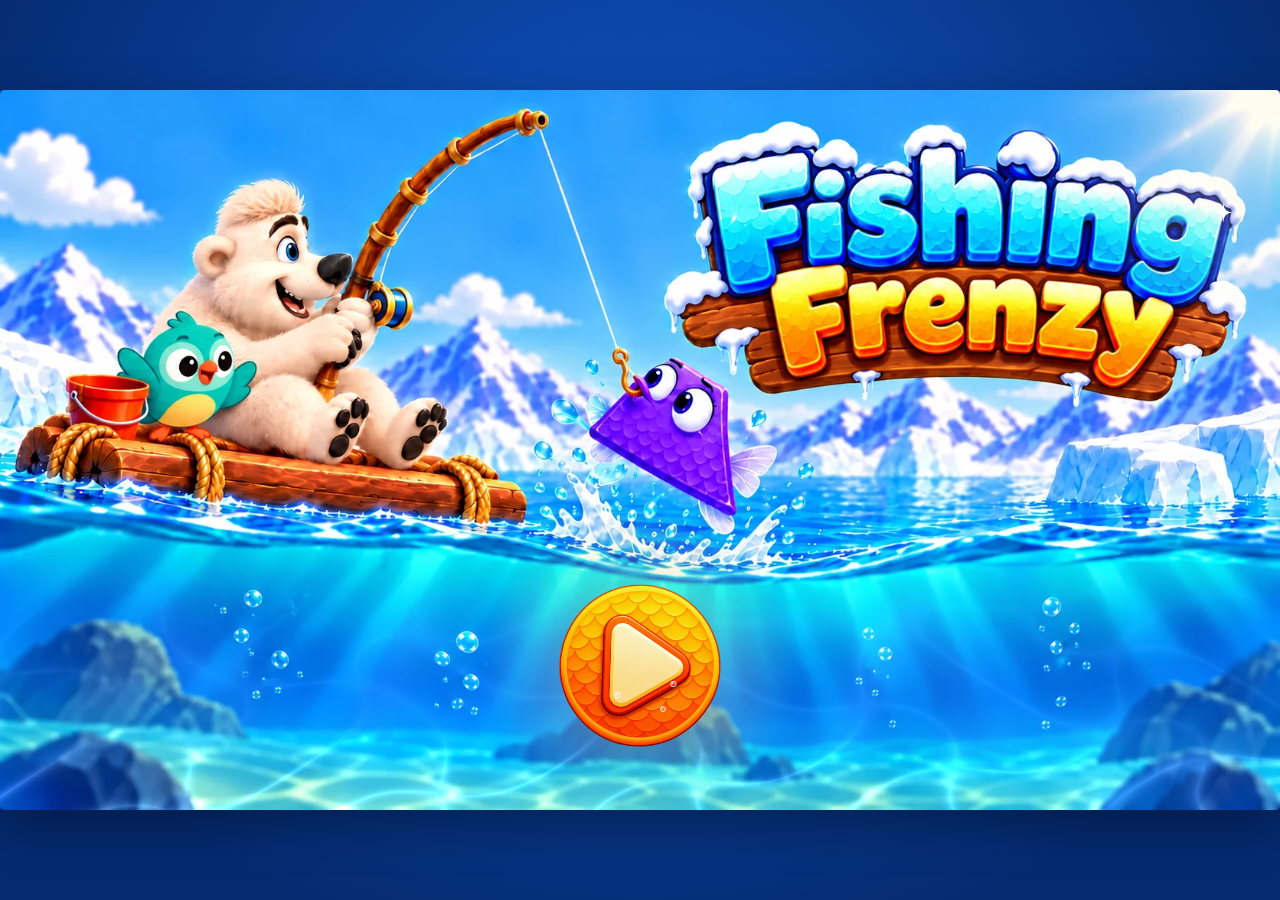
<file: index.html>
<!doctype html>
<html lang="en">
<head>
  <meta charset="utf-8">
  <meta name="viewport" content="width=device-width, initial-scale=1, viewport-fit=cover, user-scalable=no">
  <meta name="theme-color" content="#0b4fb8">
  <title>Fishing Frenzy</title>
  <link rel="preconnect" href="https://fonts.googleapis.com">
  <link rel="preconnect" href="https://fonts.gstatic.com" crossorigin>
  <link rel="stylesheet" href="https://fonts.googleapis.com/css2?family=Fredoka:wght@500;600;700&display=swap" media="print" onload="this.media='all'">
  <noscript><link rel="stylesheet" href="https://fonts.googleapis.com/css2?family=Fredoka:wght@500;600;700&display=swap"></noscript>
  <link rel="stylesheet" href="src/styles.css">
</head>
<body>
  <div id="app" class="app">
    <div id="stage" class="stage booting">
      <div id="scene" class="scene" aria-hidden="true">
        <canvas id="water" class="layer"></canvas>
        <canvas id="world" class="layer"></canvas>
      </div>
      <canvas id="curtain" class="layer curtain" aria-hidden="true"></canvas>

      <div id="hits" class="hits"></div>
      <img id="hand" class="hand" src="assets/sprites/hint-hand.webp" alt="" hidden aria-hidden="true">

      <div id="speech" class="speech" hidden aria-live="polite"><span class="line"></span></div>

      <div id="hud" class="hud" hidden>
        <div class="hud-top">
          <div id="instruction" class="instruction" role="status" aria-live="polite">
            <span id="instruction-text"></span>
          </div>
          <div class="hud-buttons">
            <button id="btn-sound" class="icon-btn" type="button" aria-label="Sound on" aria-pressed="true">
              <svg viewBox="0 0 24 24" width="24" height="24" aria-hidden="true"><path class="spk" d="M4 9v6h4l5 4V5L8 9H4z" fill="currentColor"/><path class="wave" d="M16 8.5a5 5 0 0 1 0 7M18.5 6a9 9 0 0 1 0 12" fill="none" stroke="currentColor" stroke-width="2" stroke-linecap="round"/><path class="mute" d="M16 9l5 6M21 9l-5 6" fill="none" stroke="currentColor" stroke-width="2" stroke-linecap="round"/></svg>
            </button>
            <button id="btn-pause" class="icon-btn" type="button" aria-label="Pause">
              <svg viewBox="0 0 24 24" width="24" height="24" aria-hidden="true"><rect x="6" y="5" width="4" height="14" rx="1" fill="currentColor"/><rect x="14" y="5" width="4" height="14" rx="1" fill="currentColor"/></svg>
            </button>
          </div>
        </div>
        <button id="btn-next" class="btn primary next-btn" type="button" aria-label="Next" hidden>Next</button>
      </div>

      <section id="overlay-pause" class="overlay pause" hidden aria-label="Paused">
        <div class="card">
          <h2>Paused</h2>
          <button id="btn-resume" class="btn primary" type="button">Resume</button>
          <button id="btn-restart" class="btn" type="button">Restart</button>
        </div>
      </section>

      <section id="screen-start" class="screen start" aria-labelledby="game-title">
        <h1 id="game-title" class="sr-only">Fishing Frenzy</h1>
        <button id="btn-play" class="play-hit" type="button" aria-label="Play" disabled></button>
        <div id="loading" class="loader" role="progressbar" aria-label="Loading" aria-valuemin="0" aria-valuemax="100" aria-valuenow="0">
          <span class="bobber" aria-hidden="true"></span>
          <span class="loader-bar" aria-hidden="true"><span class="loader-fill"></span></span>
          <span id="loading-text" class="loader-text">Loading…</span>
          <button id="btn-retry" class="btn primary" type="button" hidden>Try again</button>
        </div>
      </section>
    </div>
    <div id="rotate-hint" class="rotate-hint" hidden>Rotate your device for the best experience</div>
  </div>
  <script src="src/sprite-data.js" defer></script>
  <script src="src/personality-data.js" defer></script>
  <script src="src/geometry.js" defer></script>
  <script src="src/levels.js" defer></script>
  <script src="src/state.js" defer></script>
  <script src="src/clock.js" defer></script>
  <script src="src/assets.js" defer></script>
  <script src="src/stage.js" defer></script>
  <script src="src/effects.js" defer></script>
  <script src="src/water.js" defer></script>
  <script src="src/mishap-data.js" defer></script>
  <script src="src/rowing-data.js" defer></script>
  <script src="src/rowing-cycle-data.js" defer></script>
  <script src="src/rowing.js" defer></script>
  <script src="src/popo.js" defer></script>
  <script src="src/fish.js" defer></script>
  <script src="src/swiftee.js" defer></script>
  <script src="src/audio.js" defer></script>
  <script src="src/ui.js" defer></script>
  <script src="src/pearl.js" defer></script>
  <script src="src/sequences.js" defer></script>
  <script src="src/game.js" defer></script>
  <script src="src/main.js" defer></script>
  <script src="src/dev.js" defer></script>
</body>
</html>
</file>
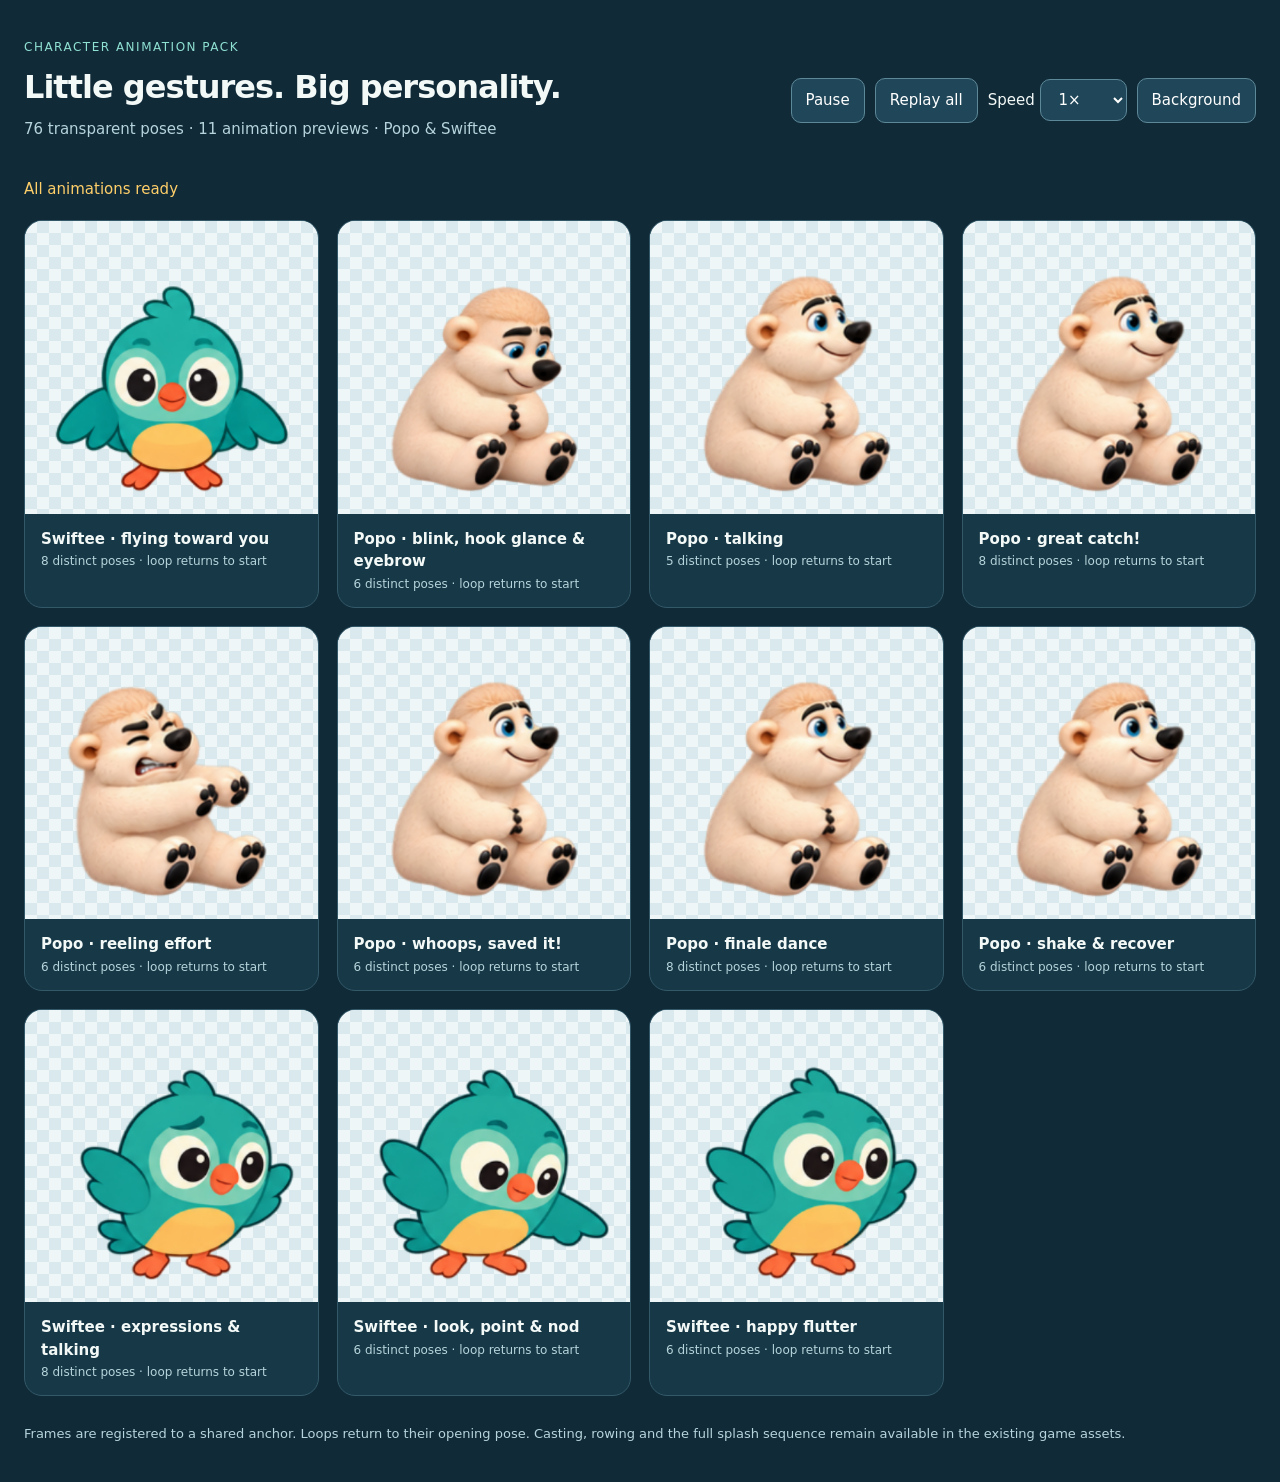
<file: asset/animation-polish/preview.html>
<!doctype html>
<html lang="en">
<head>
<meta charset="utf-8"><meta name="viewport" content="width=device-width,initial-scale=1">
<title>Popo & Swiftee · Animation Studio</title>
<style>
*{box-sizing:border-box}body{margin:0;background:#102a38;color:#f3f9f7;font:15px/1.5 system-ui,sans-serif}main{max-width:1320px;margin:auto;padding:38px 24px}header{display:flex;justify-content:space-between;gap:20px;align-items:center;flex-wrap:wrap}h1{font-size:32px;letter-spacing:-1px;margin:0}header p{color:#b6d4db;margin:7px 0 22px}nav{display:flex;gap:10px;align-items:center;flex-wrap:wrap}button,select{background:#204759;color:#fff;border:1px solid #5d8898;border-radius:10px;padding:10px 14px;font:inherit;cursor:pointer}button:focus-visible,select:focus-visible{outline:3px solid #ffcf69;outline-offset:3px}#grid{display:grid;grid-template-columns:repeat(auto-fit,minmax(240px,1fr));gap:18px;margin-top:20px}article{background:#173847;border:1px solid #335969;border-radius:18px;overflow:hidden}article h2{font-size:15px;margin:14px 16px 2px}article p{font-size:12px;color:#b6d4db;margin:0 16px 14px}canvas{display:block;width:100%;aspect-ratio:1;background:linear-gradient(45deg,#d9e9ed 25%,transparent 25%,transparent 75%,#d9e9ed 75%),linear-gradient(45deg,#d9e9ed 25%,#eef6f8 25%,#eef6f8 75%,#d9e9ed 75%);background-position:0 0,12px 12px;background-size:24px 24px}.dark canvas{background:#122333}.ice canvas{background:linear-gradient(#81daf0,#c7f3ff)}footer{color:#b6d4db;margin-top:28px;font-size:13px}#status{color:#ffcf69}.badge{font-size:12px;letter-spacing:1.5px;color:#8fe1d2;text-transform:uppercase;margin-bottom:7px}
</style>
</head>
<body><main><header><div><div class="badge">Character animation pack</div><h1>Little gestures. Big personality.</h1><p>76 transparent poses · 11 animation previews · Popo & Swiftee</p></div><nav aria-label="Preview controls"><button id="pause" aria-pressed="false">Pause</button><button id="restart">Replay all</button><label>Speed <select id="speed"><option value="0.5">0.5×</option><option value="1" selected>1×</option><option value="1.5">1.5×</option></select></label><button id="background">Background</button></nav></header><p id="status" role="status">Loading animation sheets…</p><section id="grid" aria-label="Animation previews"></section><footer>Frames are registered to a shared anchor. Loops return to their opening pose. Casting, rowing and the full splash sequence remain available in the existing game assets.</footer></main>
<script src="../../src/personality-data.js"></script><script src="clips.js"></script>
<script>
'use strict';
const images={}, cards=[];let time=0,previous=0,paused=matchMedia('(prefers-reduced-motion: reduce)').matches,speed=1,bg=0;
const pause=document.getElementById('pause');function syncPause(){pause.textContent=paused?'Play':'Pause';pause.setAttribute('aria-pressed',String(paused));}syncPause();
pause.onclick=()=>{paused=!paused;syncPause();};document.getElementById('restart').onclick=()=>{time=0;};document.getElementById('speed').onchange=e=>{speed=Number(e.target.value);};document.getElementById('background').onclick=()=>{bg=(bg+1)%3;document.body.className=['','dark','ice'][bg];};
Promise.all(['popo','swiftee','swiftee-front'].map(actor=>new Promise((resolve,reject)=>{const im=new Image();im.onload=()=>{images[actor]=im;resolve();};im.onerror=reject;im.src='../../assets/sprites/'+actor+'-personality.png';}))).then(()=>{
 for(const [key,clip] of Object.entries(PopoAnimationClips)){
  const article=document.createElement('article'),canvas=document.createElement('canvas');canvas.width=canvas.height=384;canvas.setAttribute('aria-label',clip.title);
  const title=document.createElement('h2');title.textContent=clip.title;const meta=document.createElement('p');meta.textContent=new Set(clip.frames).size+' distinct poses · loop returns to start';article.append(canvas,title,meta);document.getElementById('grid').append(article);
  cards.push({key,clip,ctx:canvas.getContext('2d'),duration:clip.holds.reduce((a,b)=>a+b,0)});
 }
 document.getElementById('status').textContent='All animations ready';requestAnimationFrame(draw);
}).catch(()=>{document.getElementById('status').textContent='Could not load the sprite sheets. Keep this preview in its project folder.';});
function draw(now){if(previous&&!paused)time+=Math.min(70,now-previous)*speed;previous=now;
 for(const {clip,ctx,duration} of cards){let at=time%duration,index=0;while(at>=clip.holds[index]&&index<clip.frames.length-1){at-=clip.holds[index++];}
  const data=PopoGame.PERSONALITY_DATA[clip.actor],frame=clip.frames[index],box=data.frames[frame].box;
  ctx.clearRect(0,0,384,384);ctx.save();ctx.translate(192,354);
  if(clip.actor==='popo'&&frame===44)ctx.scale(-1,1);
  // No crossfades: transparent silhouettes stay crisp, including wing and paw edges.
  ctx.drawImage(images[clip.actor],...box,-192,-354,384,384);ctx.restore();
 }
 requestAnimationFrame(draw);
}
</script></body></html>
</file>
<file: src/styles.css>
:root {
  --amber: #f08a1d;
  --amber-light: #ffb347;
  --gold: #ffd166;
  --navy: #0b2d5c;
  --panel: rgba(8, 36, 84, 0.62);
  --panel-border: rgba(255, 214, 140, 0.35);
  --text: #fff8ec;
  --font: "Fredoka", "Arial Rounded MT Bold", "Nunito", "Segoe UI", system-ui, -apple-system, sans-serif;
  --ink: #3b1d00;
  --paper: #fff8e8;
  --accent: #e8590c;
}

* { box-sizing: border-box; }

html, body {
  margin: 0;
  height: 100%;
  overscroll-behavior: none;
  touch-action: none; /* no double-tap or pinch zoom while tapping fish */
  -webkit-touch-callout: none;
  -webkit-text-size-adjust: 100%;
  background: #063a8f;
  color: var(--text);
  font-family: var(--font);
  overflow: hidden;
  -webkit-user-select: none;
  user-select: none;
  -webkit-tap-highlight-color: transparent;
}

.app {
  position: fixed;
  inset: 0;
  display: grid;
  place-items: center;
  /* clear of a phone's notch and home bar */
  padding: env(safe-area-inset-top, 0px) env(safe-area-inset-right, 0px) env(safe-area-inset-bottom, 0px) env(safe-area-inset-left, 0px);
  background: radial-gradient(circle at 50% 30%, #0f55c4, #052a70 80%);
}

/* The stage is the 1672x941 design box; 1em inside it is 10 logical pixels. */
/* A phone held upright: the game turns sideways to fill the screen (stage.js sets the size),
   so it plays the moment the phone is turned, even with rotation lock on. */
.app.rotated {
  right: auto;
  bottom: auto;
  padding: 0;
  transform-origin: 0 0;
  transform: rotate(90deg) translateY(-100%);
}

.stage {
  position: relative;
  overflow: hidden;
  container-type: inline-size;
  /* sized by stage.js; the same fit in CSS covers the moment before the scripts arrive */
  width: min(100vw, calc(100vh * 1672 / 941));
  height: min(100vh, calc(100vw * 941 / 1672));
  /* the same proportions on every screen, a phone's included: everything scales together */
  font-size: var(--em, min(calc(100vw / 167.2), calc(100vh / 94.1)));
  border-radius: 0.6em;
  box-shadow: 0 2em 6em rgba(0, 0, 0, 0.35);
}

.scene {
  position: absolute;
  inset: 0;
  transition: filter 0.45s ease;
}
/* nothing is painted until the banner arrives; the loader sits on the page's blue meanwhile */
.booting .scene { visibility: hidden; }
.layer {
  position: absolute;
  inset: 0;
  display: block;
}
/* the end's iris and title, above the scene (which slides underneath) */
.curtain { pointer-events: none; z-index: 2; }

/* ---------- fish hit targets ---------- */
.hits { position: absolute; inset: 0; pointer-events: none; }
.hits.enabled { pointer-events: auto; }
.fish-hit {
  position: absolute;
  left: 0;
  top: 0;
  background: transparent;
  border: 0;
  padding: 0;
  margin: 0;
  cursor: pointer;
  border-radius: 999px;
  pointer-events: none;
  touch-action: manipulation;
}
.hits.enabled .fish-hit { pointer-events: auto; }
.fish-hit:focus { outline: none; }
.fish-hit:focus-visible { box-shadow: 0 0 0 0.35em rgba(255, 255, 255, 0.9), 0 0 0 0.7em var(--amber); }

/* ---------- tutorial hand ---------- */
.hand {
  position: absolute;
  left: 0;
  top: 0;
  width: 7.5em;
  height: auto;
  pointer-events: none;
  filter: drop-shadow(0 0.4em 0.6em rgba(0, 0, 0, 0.3));
  animation: hand-tap 1.1s ease-in-out infinite;
}
.hand[hidden] { display: none; }
/* the fingertip is the image's top-left corner, so tapping moves along the finger */
@keyframes hand-tap {
  0%, 100% { margin: 0; scale: 1; }
  45% { margin: 1.1em 0 0 1.1em; scale: 0.9; }
  60% { margin: 0.9em 0 0 0.9em; scale: 0.94; }
}
.hand { transform-origin: 0 0; }

/* ---------- HUD ---------- */
.hud { position: absolute; inset: 0; pointer-events: none; }
.hud > * { pointer-events: none; }
.hud button, .hud .instruction { pointer-events: auto; }

.hud-top {
  position: absolute;
  top: 1.6em;
  left: 1.8em;
  right: 1.8em;
  display: grid;
  grid-template-columns: 1fr auto 1fr;
  align-items: start;
  gap: 1em;
}
.instruction { grid-column: 2; }
.hud-buttons { grid-column: 3; }
.hud-buttons { display: flex; gap: 0.9em; justify-self: end; }

.instruction {
  display: inline-flex;
  align-items: center;
  justify-content: center;
  padding: 0.5em 1.35em 0.56em;
  border-radius: 1.1em;
  background: var(--paper);
  border: 0.14em solid var(--ink);
  box-shadow: 0 0.18em 0 var(--ink), 0 0.6em 1.3em rgba(0, 20, 60, 0.25);
  color: var(--ink);
  font-size: 2.9em;
  font-weight: 600;
}
.instruction .hl { color: var(--accent); font-weight: 700; }
.instruction.say { animation: instruction-boing 0.55s cubic-bezier(0.2, 1.8, 0.4, 1); }
@keyframes instruction-boing {
  0% { transform: scale(0.6, 1.2); }
  45% { transform: scale(1.08, 0.94); }
  100% { transform: scale(1); }
}
.instruction.pulse { animation: instruction-nudge 0.7s ease-in-out 2; }
@keyframes instruction-nudge { 50% { transform: scale(1.08); } }

.icon-btn {
  font: inherit;
  position: relative;
  width: 5.6em;
  height: 5.6em;
  border-radius: 50%;
  border: 0.18em solid var(--ink);
  background: linear-gradient(180deg, #ffd860, #ff9a1c);
  color: var(--ink);
  display: grid;
  place-items: center;
  cursor: pointer;
  box-shadow: 0 0.2em 0 var(--ink), 0 0.5em 1.2em rgba(0, 20, 60, 0.28), inset 0 0.16em 0 rgba(255, 255, 255, 0.6);
  transition: transform 0.12s ease, box-shadow 0.12s ease;
  padding: 0;
}
.icon-btn svg { width: 55%; height: 55%; }
/* on a phone the drawn button is small, so its tap area reaches out to at least 44px */
.icon-btn::after { content: ""; position: absolute; inset: min(-0.2em, calc((5.6em - 44px) / 2)); border-radius: 50%; }
.icon-btn:active { transform: translateY(0.15em) scale(0.94); box-shadow: 0 0.05em 0 var(--ink), 0 0.3em 0.8em rgba(0, 20, 60, 0.28); }
.icon-btn:focus-visible { outline: 0.3em solid #fff; outline-offset: 0.2em; }
.icon-btn .mute { display: none; }
.icon-btn.muted .wave { display: none; }
.icon-btn.muted .mute { display: block; }

/* ---------- story: Popo's and Swiftee's speech bubble ---------- */
.speech { position: absolute; pointer-events: none; z-index: 3; }
.hud { z-index: 5; }
.overlay.pause { z-index: 6; }
.speech[hidden] { display: none; }
/* words take no room until they're said, so the bubble grows with them; the breaks are pinned
   where the whole line wraps (balanced), so words never jump between lines as it grows */
.line { white-space: nowrap; }
.line .w { display: none; white-space: pre; }
.line br:not(.in) { display: none; }
.line .w.in { display: inline-block; animation: word-in 0.32s cubic-bezier(0.2, 1.8, 0.4, 1); }
.speech.measuring .line { white-space: normal; text-wrap: balance; }
.speech.measuring .line .w { display: inline-block; animation: none; }
.line .w.em { color: var(--accent); font-weight: 700; font-size: 1.15em; transform-origin: 0 75%; }
.line .w.em.in { animation: word-boing 0.55s cubic-bezier(0.2, 1.8, 0.4, 1); }
@keyframes word-in { from { transform: translateY(0.35em) scale(0.4); opacity: 0; } }
@keyframes word-boing {
  0% { transform: scale(0.2); opacity: 0; }
  55% { transform: scale(1.3); opacity: 1; }
  80% { transform: scale(0.94); }
}

.speech {
  left: 0;
  top: 0;
  max-width: 15em;
  padding: 0.45em 0.9em 0.5em;
  font-size: 3.3em;
  font-weight: 700;
  line-height: 1.15;
  color: var(--ink);
  background: var(--paper);
  border: 0.13em solid var(--ink);
  border-radius: 1.1em;
  box-shadow: 0 0.16em 0 var(--ink), 0 0.5em 1.2em rgba(0, 20, 60, 0.25);
  transform: translate(-0.6em, -100%);
  transform-origin: 0.6em 100%;
}
/* the tail: an outlined wedge pointing down and left to Popo's mouth */
.speech::before, .speech::after {
  content: '';
  position: absolute;
  border-style: solid;
  border-color: transparent;
  transform: skewX(-24deg);
}
.speech::before { left: 0.75em; bottom: -0.88em; border-width: 0.88em 0.95em 0 0; border-top-color: var(--ink); }
.speech::after { left: 0.95em; bottom: -0.58em; border-width: 0.68em 0.62em 0 0; border-top-color: var(--paper); }
.speech.pop { animation: speech-pop 0.45s cubic-bezier(0.2, 1.7, 0.4, 1); }
@keyframes speech-pop {
  0% { transform: translate(-0.6em, -100%) scale(0.15); opacity: 0; }
  100% { transform: translate(-0.6em, -100%) scale(1); opacity: 1; }
}
.speech.bump { animation: speech-bump 0.34s ease-out; }
@keyframes speech-bump {
  0%, 100% { transform: translate(-0.6em, -100%) scale(1); }
  45% { transform: translate(-0.6em, -100%) scale(1.08, 0.94); }
}
.hud.talking .instruction, .instruction.empty { opacity: 0; }

/* Swiftee's bubble: the same panel with a teal outline */
.speech.swiftee { border-color: #0f6e6a; box-shadow: 0 0.16em 0 #0f6e6a, 0 0.5em 1.2em rgba(0, 20, 60, 0.25); }
.speech.swiftee::before { border-top-color: #0f6e6a; }

/* Next, at the end */
.next-btn {
  position: absolute;
  right: 3.2%;
  bottom: 5%;
  font-size: 3.4em;
  padding: 0.45em 1.9em;
  animation: next-in 0.55s cubic-bezier(0.2, 1.7, 0.4, 1), next-glow 1.6s ease-in-out 0.6s infinite;
}
.next-btn[hidden] { display: none; }
.next-btn::after { content: ' \25B6'; font-size: 0.7em; vertical-align: 0.12em; }
@keyframes next-in { from { transform: translateY(1.2em) scale(0.3); opacity: 0; } }
@keyframes next-glow {
  0%, 100% { box-shadow: 0 0.5em 1.6em rgba(240, 138, 29, 0.45), inset 0 0.15em 0 rgba(255, 255, 255, 0.45); }
  50% { box-shadow: 0 0 0 0.35em rgba(255, 210, 120, 0.55), 0 0.5em 2.2em rgba(240, 138, 29, 0.7), inset 0 0.15em 0 rgba(255, 255, 255, 0.45); }
}

/* ---------- overlays ---------- */
.overlay {
  position: absolute;
  inset: 0;
  display: grid;
  grid-template-columns: minmax(0, 1fr);
  place-items: center;
  background: rgba(3, 20, 60, 0.25);
  animation: fade-in 0.35s ease;
}
.overlay.leave { animation: fade-out 0.4s ease forwards; }
.overlay[hidden] { display: none; }
@keyframes fade-in { from { opacity: 0; } }
@keyframes fade-out { to { opacity: 0; } }

.card {
  text-align: center;
  padding: 3em 4em;
  border-radius: 3em;
  background: linear-gradient(180deg, rgba(14, 54, 120, 0.92), rgba(6, 32, 86, 0.95));
  border: 0.3em solid rgba(255, 214, 140, 0.45);
  box-shadow: 0 2em 6em rgba(0, 0, 0, 0.45);
  max-width: 90%;
  box-sizing: border-box;
}
/* the pause card may scroll on very small screens */
.card { max-height: 96%; overflow: auto; }
.card h2 { margin: 0 0 0.3em; font-size: 4.4em; letter-spacing: 0.02em; color: #fff; }

.btn {
  font: inherit;
  font-size: 2.6em;
  font-weight: 800;
  padding: 0.55em 1.8em;
  margin: 0.35em;
  border-radius: 999px;
  border: 0.14em solid rgba(255, 236, 190, 0.85);
  background: rgba(255, 255, 255, 0.12);
  color: #fff;
  cursor: pointer;
  box-shadow: 0 0.4em 1.2em rgba(0, 10, 40, 0.35);
  transition: transform 0.12s ease, filter 0.12s ease;
  min-height: 44px;
}
.btn.primary {
  background: linear-gradient(180deg, #ffc15e, #f08a1d);
  color: #2b1600;
  box-shadow: 0 0.5em 1.6em rgba(240, 138, 29, 0.45), inset 0 0.15em 0 rgba(255, 255, 255, 0.45);
}
.btn.big { font-size: 3.6em; padding: 0.5em 2.4em; }
.btn:active { transform: scale(0.95); filter: brightness(0.95); }
.btn:focus-visible { outline: 0.25em solid #fff; outline-offset: 0.2em; }
.btn:disabled { opacity: 0.5; cursor: default; }

.instruction { transition: opacity 0.3s ease; }

/* start screen */
.screen {
  position: absolute;
  inset: 0;
  display: grid;
  place-items: center;
  background: linear-gradient(180deg, rgba(6, 40, 110, 0.2), rgba(3, 22, 70, 0.55));
  transition: opacity 0.5s ease;
}
.screen.fade-out { opacity: 0; pointer-events: none; }
.screen[hidden] { display: none; }
/* The banner and the play button are drawn on the canvas; .play-hit is the invisible
   tap and keyboard target laid over the drawn button (positioned from game.js). */
.screen.start { display: block; background: none; }
.play-hit {
  position: absolute;
  left: 0;
  top: 0;
  padding: 0;
  border: 0;
  border-radius: 50%;
  background: transparent;
  cursor: pointer;
  touch-action: manipulation;
}
.play-hit:focus { outline: none; }
.play-hit:focus-visible { box-shadow: 0 0 0 0.4em #fff, 0 0 0 0.8em var(--amber); }
.play-hit:disabled { cursor: default; }
/* Loading: a bobbing float and a bar in the middle until the banner shows, then just the bar
   along the bottom while the rest of the art arrives. */
.loader {
  position: absolute;
  left: 50%;
  top: 50%;
  display: flex;
  flex-direction: column;
  align-items: center;
  gap: 1.6em;
  transform: translate(-50%, -50%);
  transition: opacity 0.5s ease, visibility 0.5s;
  pointer-events: none;
}
.titled .loader { top: auto; bottom: 2.2em; gap: 0.8em; transform: translateX(-50%); }
.loader.done { opacity: 0; visibility: hidden; }
.bobber {
  position: relative;
  width: 6em;
  height: 6em;
  margin-top: 2.6em;
  border: 0.45em solid #14284b;
  border-radius: 50%;
  background: linear-gradient(180deg, #ff5a4f 0 50%, #fff8ec 50% 100%);
  box-shadow: inset -0.7em -0.7em 0 rgba(0, 0, 0, 0.12), 0 0.5em 0 rgba(0, 0, 0, 0.18);
  animation: bob 1.4s ease-in-out infinite;
}
.bobber::before {
  content: "";
  position: absolute;
  left: 50%;
  bottom: 100%;
  width: 0.7em;
  height: 2.4em;
  margin-left: -0.35em;
  border-radius: 0.35em;
  background: #14284b;
}
.titled .bobber { display: none; }
@keyframes bob {
  0%, 100% { transform: translateY(0) rotate(-7deg); }
  50% { transform: translateY(0.9em) rotate(7deg); }
}
.loader-bar {
  width: 36em;
  height: 2em;
  padding: 0.3em;
  border: 0.3em solid #fff8ec;
  border-radius: 1.3em;
  background: rgba(8, 36, 84, 0.6);
  box-shadow: 0 0.5em 0 rgba(0, 0, 0, 0.2);
}
.titled .loader-bar { width: 28em; height: 1.7em; }
.loader-fill {
  display: block;
  width: calc(var(--p, 0) * 100%);
  min-width: 0.8em;
  height: 100%;
  border-radius: 0.8em;
  background: linear-gradient(180deg, #ffe08a, #f08a1d);
  transition: width 0.35s ease-out;
}
.loader.waiting .loader-fill { animation: glow 0.9s ease-in-out infinite alternate; }
@keyframes glow { to { filter: brightness(1.25); } }
.loader-text {
  font-size: 2.6em;
  font-weight: 600;
  color: #fff8ec;
  text-shadow: 0 0.08em 0 rgba(0, 0, 0, 0.35);
}
.titled .loader-text { font-size: 2em; }
.loader.failed { pointer-events: auto; }
.loader.failed .bobber { animation: none; }
.loader.failed .loader-bar { display: none; }
.sr-only {
  position: absolute;
  width: 1px;
  height: 1px;
  overflow: hidden;
  clip: rect(0 0 0 0);
  white-space: nowrap;
}

.rotate-hint {
  position: fixed;
  left: 50%;
  bottom: 4vh;
  transform: translateX(-50%);
  padding: 0.6em 1.2em;
  border-radius: 999px;
  background: rgba(8, 36, 84, 0.85);
  color: #ffe8bd;
  font-size: 14px;
  pointer-events: none;
}
.rotate-hint[hidden] { display: none; }

/* Narrow stages (phones, portrait): smaller HUD so the water stays visible, controls stay 44px. */
@container (max-width: 720px) {
  .instruction { font-size: 2.4em; padding: 0.7em 1.4em 0.7em 1em; min-height: 2.4em; }
  .hud-top { gap: 0.6em; left: 1em; right: 1em; top: 1em; }
  .hand { width: 7em; height: 7em; }
  .btn.big { font-size: 3.2em; }
}

@media (prefers-reduced-motion: reduce) {
  .hand, .speech.pop, .next-btn, .bobber, .loader.waiting .loader-fill { animation: none; }
  .scene { transition: none; }
}
</file>
